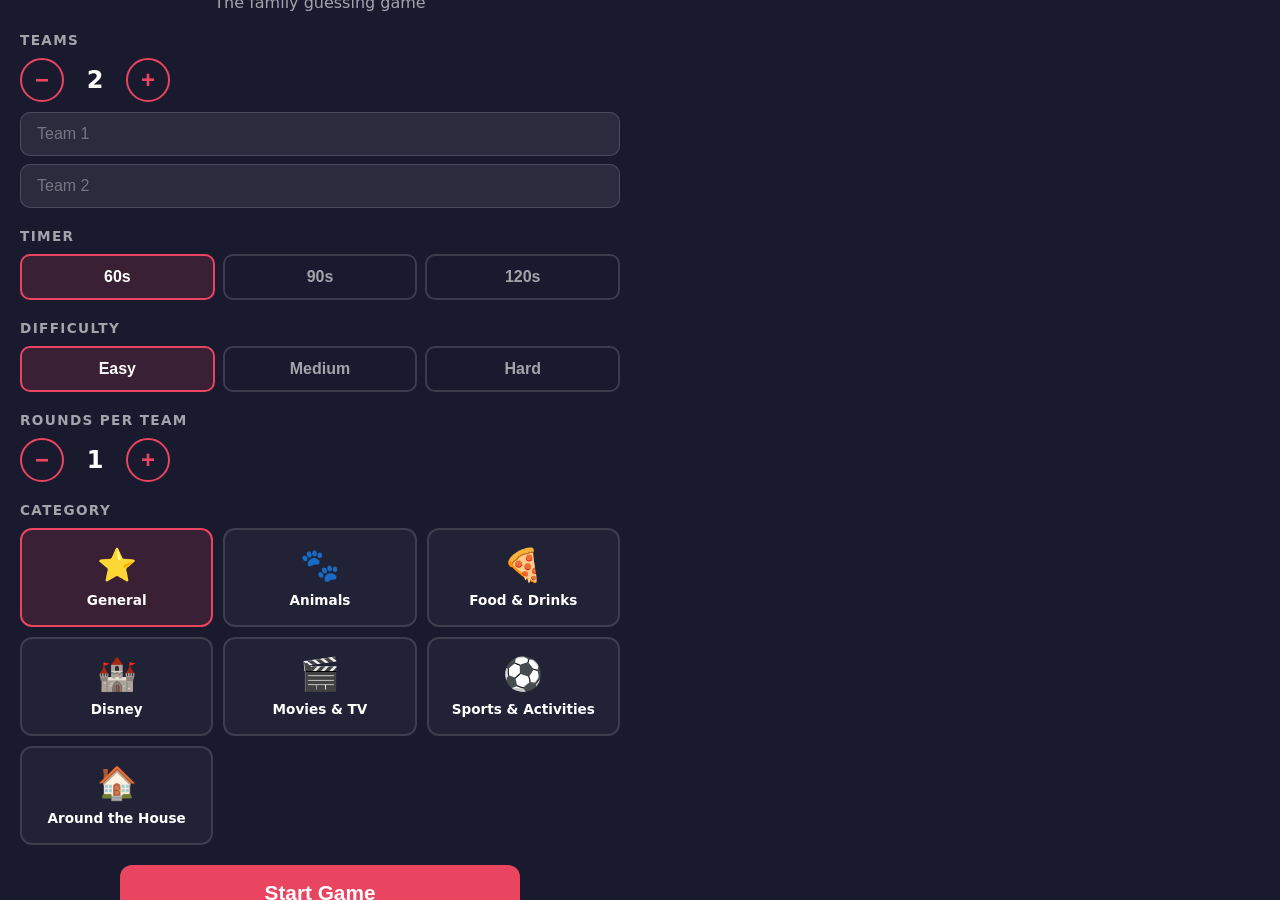
<file: index.html>
<!DOCTYPE html>
<html lang="en">
<head>
  <meta charset="UTF-8">
  <meta name="viewport" content="width=device-width, initial-scale=1.0, maximum-scale=1.0, user-scalable=no, viewport-fit=cover">
  <meta name="apple-mobile-web-app-capable" content="yes">
  <meta name="apple-mobile-web-app-status-bar-style" content="black-translucent">
  <meta name="theme-color" content="#1a1a2e">
  <link rel="manifest" href="manifest.json">
  <link rel="apple-touch-icon" href="icons/icon-192.png">
  <title>Heads Up!</title>
  <link rel="stylesheet" href="style.css">
</head>
<body>

  <!-- Rotate overlay (shown in portrait during gameplay) -->
  <div id="rotate-overlay" class="rotate-overlay">
    <div class="rotate-content">
      <div class="rotate-icon">📱</div>
      <p>Please rotate your device to landscape</p>
      <div id="rotate-buttons" class="rotate-buttons">
        <button id="rotate-back-btn" class="btn btn--secondary">Back to Menu</button>
      </div>
    </div>
  </div>

  <!-- Screen: Setup -->
  <section id="screen-setup" class="screen screen--setup active">
    <div class="setup-container">
      <h1 class="setup-title">Heads Up!</h1>
      <p class="setup-subtitle">The family guessing game</p>

      <!-- Teams -->
      <div class="setup-section">
        <label class="setup-label">Teams</label>
        <div class="stepper">
          <button id="teams-minus" class="stepper-btn" aria-label="Remove team">−</button>
          <span id="teams-count" class="stepper-value">2</span>
          <button id="teams-plus" class="stepper-btn" aria-label="Add team">+</button>
        </div>
        <div id="team-names" class="team-names">
          <input type="text" class="team-input" placeholder="Team 1" maxlength="20">
          <input type="text" class="team-input" placeholder="Team 2" maxlength="20">
        </div>
      </div>

      <!-- Timer -->
      <div class="setup-section">
        <label class="setup-label">Timer</label>
        <div class="toggle-group" id="timer-group">
          <button class="toggle-btn active" data-value="60">60s</button>
          <button class="toggle-btn" data-value="90">90s</button>
          <button class="toggle-btn" data-value="120">120s</button>
        </div>
      </div>

      <!-- Difficulty -->
      <div class="setup-section">
        <label class="setup-label">Difficulty</label>
        <div class="toggle-group" id="difficulty-group">
          <button class="toggle-btn active" data-value="easy">Easy</button>
          <button class="toggle-btn" data-value="medium">Medium</button>
          <button class="toggle-btn" data-value="hard">Hard</button>
        </div>
      </div>

      <!-- Rounds per team -->
      <div class="setup-section">
        <label class="setup-label">Rounds per team</label>
        <div class="stepper">
          <button id="rounds-minus" class="stepper-btn" aria-label="Fewer rounds">−</button>
          <span id="rounds-count" class="stepper-value">1</span>
          <button id="rounds-plus" class="stepper-btn" aria-label="More rounds">+</button>
        </div>
      </div>

      <!-- Category -->
      <div class="setup-section">
        <label class="setup-label">Category</label>
        <div id="category-grid" class="category-grid"></div>
      </div>

      <button id="start-game-btn" class="btn btn--primary btn--large">Start Game</button>
      <p class="version-label">v7</p>
    </div>
  </section>

  <!-- Screen: Ready -->
  <section id="screen-ready" class="screen screen--ready">
    <div class="ready-content">
      <h2 id="ready-team-name" class="ready-team">Team 1</h2>
      <p id="ready-category" class="ready-category">Animals</p>
      <div class="ready-instruction">
        <div class="phone-icon">📱</div>
        <p>Hold the phone to your forehead<br>and press GO!</p>
      </div>
      <button id="go-btn" class="btn btn--go">GO</button>
    </div>
  </section>

  <!-- Screen: Countdown -->
  <section id="screen-countdown" class="screen screen--countdown">
    <div id="countdown-number" class="countdown-number">3</div>
  </section>

  <!-- Screen: Playing -->
  <section id="screen-playing" class="screen screen--playing">
    <div class="playing-header">
      <span id="playing-score" class="playing-info">0 correct</span>
      <span id="playing-timer" class="timer">60</span>
    </div>
    <div id="playing-word" class="word-display">ELEPHANT</div>
    <div class="playing-footer">
      <span class="tilt-hint tilt-hint--down">⬇ Tilt down if correct</span>
      <span class="tilt-hint tilt-hint--up">⬆ Tilt up to pass</span>
    </div>
    <!-- Invisible tap zones for fallback -->
    <div id="tap-pass" class="tap-zone tap-zone--pass" aria-label="Pass"></div>
    <div id="tap-correct" class="tap-zone tap-zone--correct" aria-label="Correct"></div>
  </section>

  <!-- Screen: Round Results -->
  <section id="screen-results" class="screen screen--results">
    <div class="results-container">
      <h2 id="results-title" class="results-title">Team 1</h2>
      <p id="results-score" class="results-score">5 correct!</p>
      <p class="results-hint">Tap a word to change its result</p>
      <ul id="results-list" class="results-list"></ul>
      <button id="results-continue-btn" class="btn btn--primary">Continue</button>
    </div>
  </section>

  <!-- Screen: Scoreboard -->
  <section id="screen-scoreboard" class="screen screen--scoreboard">
    <div class="scoreboard-container">
      <h2 class="scoreboard-title">Scoreboard</h2>
      <div id="scoreboard-table" class="scoreboard-table"></div>
      <button id="scoreboard-next-btn" class="btn btn--primary btn--large"></button>
    </div>
  </section>

  <!-- Screen: Game Over -->
  <section id="screen-gameover" class="screen screen--gameover">
    <div class="gameover-container">
      <div id="confetti" class="confetti"></div>
      <h2 id="gameover-winner" class="gameover-winner">Team 1 Wins!</h2>
      <div id="gameover-scores" class="gameover-scores"></div>
      <div class="gameover-buttons">
        <button id="play-again-btn" class="btn btn--primary">Play Again</button>
        <button id="new-game-btn" class="btn btn--secondary">New Game</button>
      </div>
    </div>
  </section>

  <script src="words.js"></script>
  <script src="audio.js"></script>
  <script src="tilt.js"></script>
  <script src="app.js"></script>
</body>
</html>
</file>
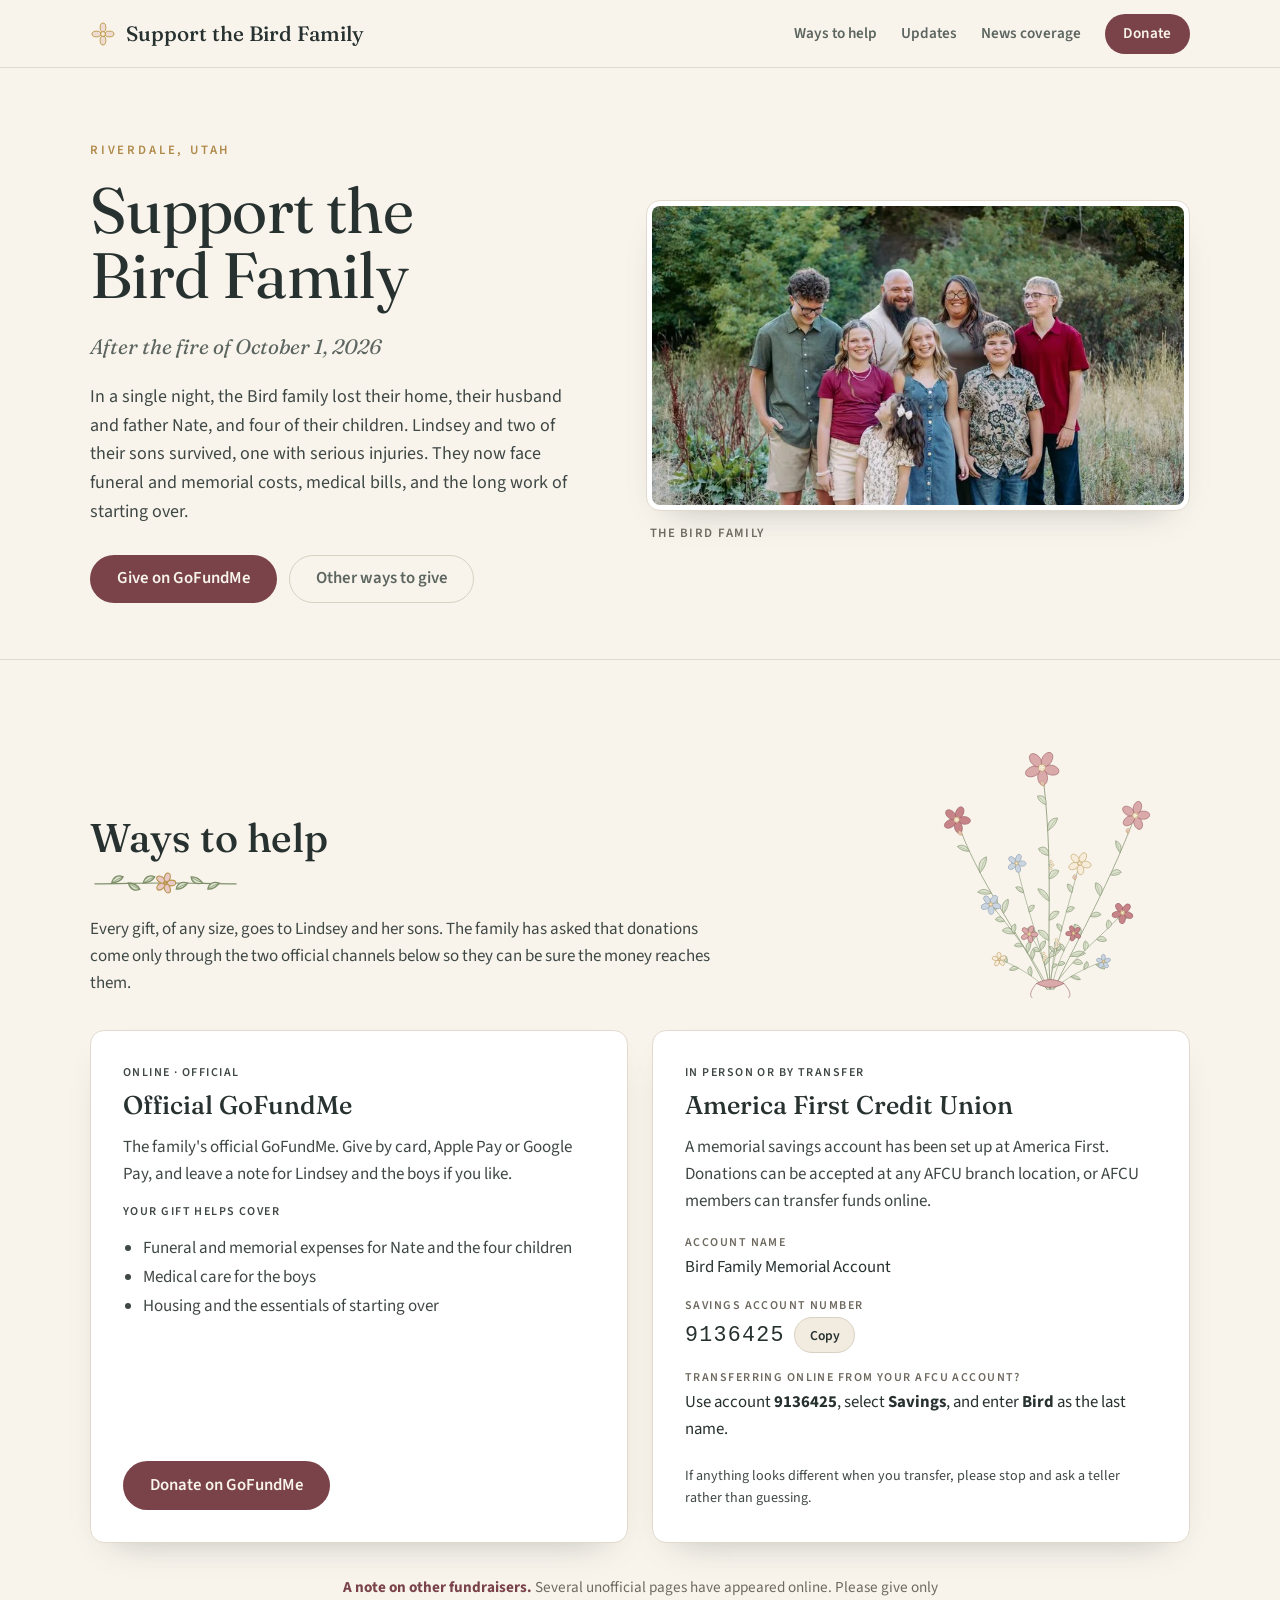
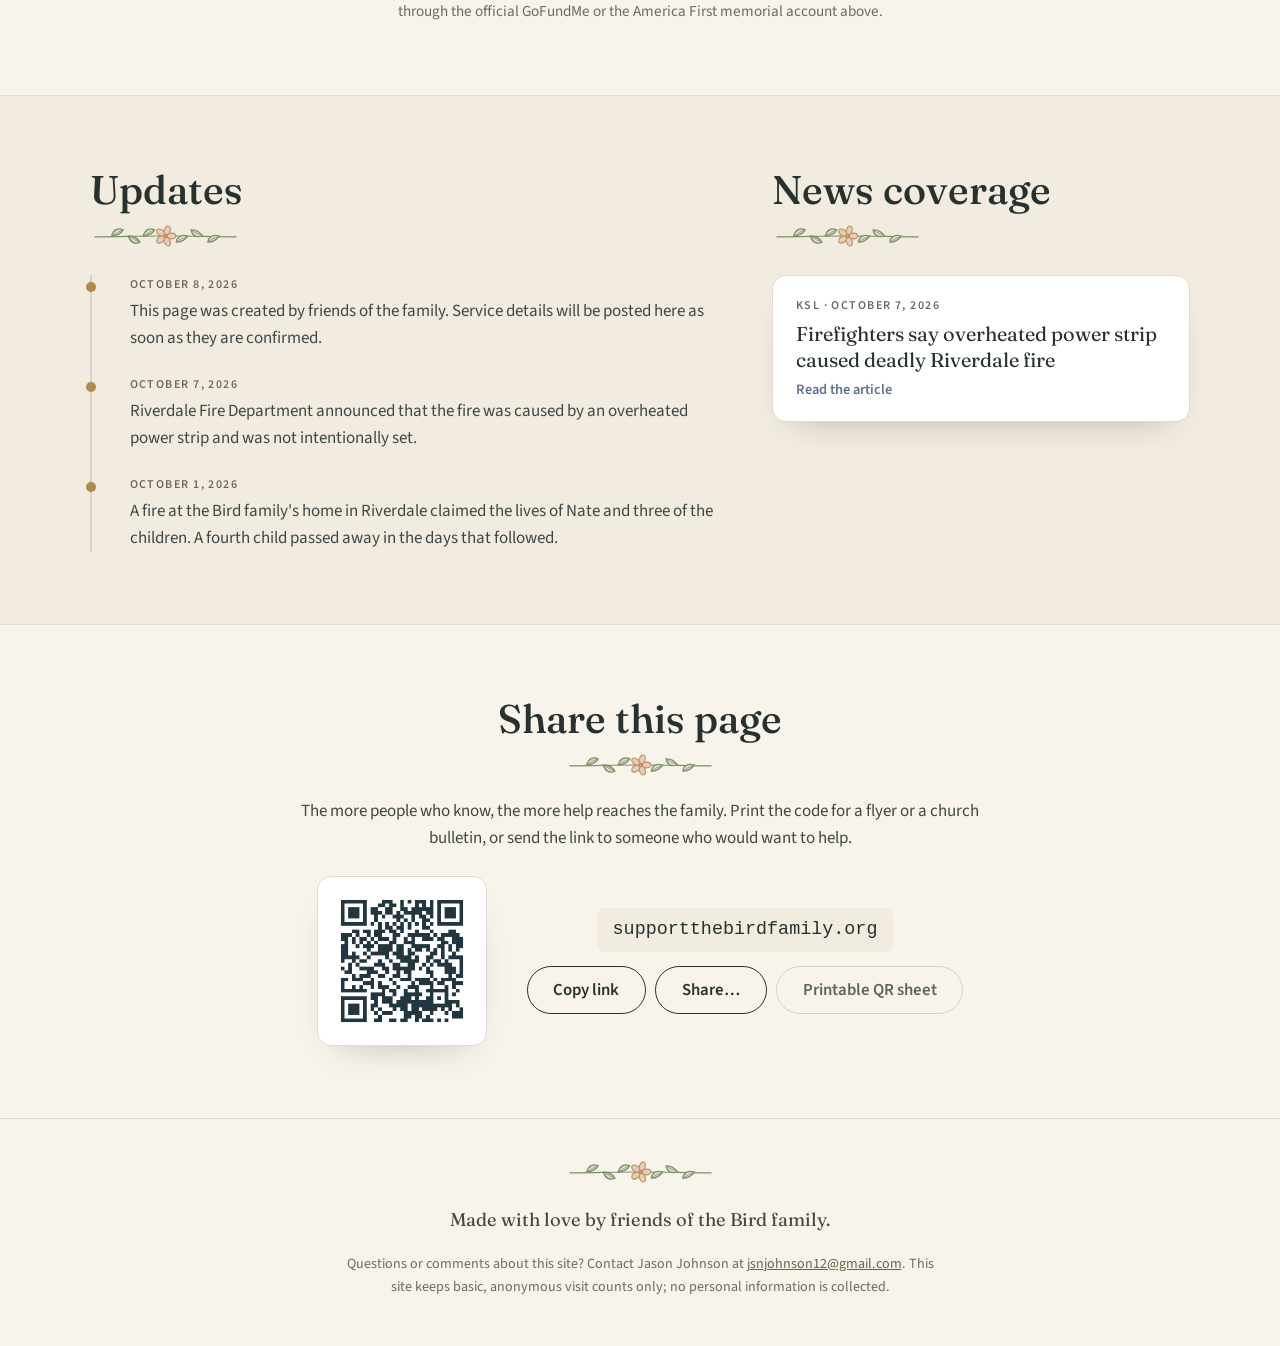
<file: bird-family/index.html>
<!DOCTYPE html>
<html lang="en">
<head>
  <meta charset="UTF-8">
  <meta name="viewport" content="width=device-width, initial-scale=1.0">
  <title>Support the Bird Family · Riverdale, Utah</title>
  <meta name="description" content="On October 1, 2026, the Bird family of Riverdale, Utah lost their home, Nate, and four of their children in a house fire. Help Lindsey and her sons rebuild.">
  <meta name="theme-color" content="#27312f">

  <!-- Social sharing preview (Facebook, iMessage, etc.) -->
  <meta property="og:type" content="website">
  <meta property="og:title" content="Support the Bird Family">
  <meta property="og:description" content="The Bird family of Riverdale lost their home, Nate, and four of their children in a fire. Help Lindsey and her sons rebuild.">
  <meta property="og:url" content="https://supportthebirdfamily.org/">
  <meta property="og:image" content="https://supportthebirdfamily.org/assets/og-image.jpg">
  <meta name="twitter:card" content="summary_large_image">

  <link rel="icon" href="assets/favicon.svg" type="image/svg+xml">
  <link rel="preconnect" href="https://fonts.googleapis.com">
  <link rel="preconnect" href="https://fonts.gstatic.com" crossorigin>
  <link href="https://fonts.googleapis.com/css2?family=Fraunces:ital,opsz,wght@0,9..144,400;0,9..144,500;1,9..144,400&family=Source+Sans+3:wght@400;600&display=swap" rel="stylesheet">
  <link rel="stylesheet" href="style.css?v=202610090032">

  <script src="config.js?v=202610090032"></script>
  <script src="app.js?v=202610090032" defer></script>
</head>
<body>

  <a class="skip-link" href="#help">Skip to content</a>

  <header class="site-header">
    <div class="container header-inner">
      <a class="brand" href="#top">
        <img src="assets/favicon.svg" alt="" width="26" height="26">
        <span>Support the Bird Family</span>
      </a>
      <nav class="site-nav" aria-label="Sections">
        <a href="#help">Ways to help</a>
        <a href="#updates">Updates</a>
        <a href="#news">News coverage</a>
      </nav>
      <a class="btn btn-primary btn-small nav-donate" href="https://www.gofundme.com/f/help-the-bird-family-after-devastating-fire" target="_blank" rel="noopener" data-track="gofundme_click" data-location="nav">Donate</a>
    </div>
  </header>

  <main id="top">

    <!-- ================================================================
         HERO
         ================================================================ -->
    <section class="hero">
      <div class="container hero-grid">
        <div class="hero-copy">
          <p class="eyebrow">Riverdale, Utah</p>
          <h1>Support the Bird&nbsp;Family</h1>
          <p class="hero-dates">After the fire of October 1, 2026</p>
          <!-- EDIT: Hero introduction. -->
          <p class="hero-lede">
            In a single night, the Bird family lost their home, their husband and
            father Nate, and four of their children. Lindsey and two of their
            sons survived, one with serious injuries. They now face funeral and
            memorial costs, medical bills, and the long work of starting over.
          </p>
          <div class="hero-actions">
            <a class="btn btn-primary" href="https://www.gofundme.com/f/help-the-bird-family-after-devastating-fire" target="_blank" rel="noopener" data-track="gofundme_click" data-location="hero">Give on GoFundMe</a>
            <a class="btn btn-ghost" href="#help">Other ways to give</a>
          </div>
        </div>
        <figure class="hero-photo">
          <!-- EDIT: Replace assets/family.jpg with another photo if you'd like; landscape works best. -->
          <img src="assets/family.jpg" alt="The Bird family standing together outdoors in late summer" width="720" height="405">
          <figcaption>The Bird family</figcaption>
        </figure>
      </div>
    </section>

    <!-- ================================================================
         WAYS TO HELP
         ================================================================ -->
    <section id="help" class="section">
      <div class="container">
        <div class="help-head">
          <div>
            <h2>Ways to help</h2>
            <p class="section-intro">
              Every gift, of any size, goes to Lindsey and her sons. The family has
              asked that donations come only through the two official channels
              below so they can be sure the money reaches them.
            </p>
          </div>
          <img class="help-bouquet" src="assets/floral-bouquet.svg" alt="" width="560" height="620" aria-hidden="true">
        </div>

        <div class="help-grid">

          <!-- GoFundMe -->
          <article class="help-card">
            <p class="label">Online &middot; Official</p>
            <h3>Official GoFundMe</h3>
            <p>
              The family's official GoFundMe. Give by card, Apple Pay or Google
              Pay, and leave a note for Lindsey and the boys if you like.
            </p>
            <p class="label">Your gift helps cover</p>
            <ul class="covers">
              <li>Funeral and memorial expenses for Nate and the four children</li>
              <li>Medical care for the boys</li>
              <li>Housing and the essentials of starting over</li>
            </ul>
            <div class="card-action">
              <a class="btn btn-primary" href="https://www.gofundme.com/f/help-the-bird-family-after-devastating-fire" target="_blank" rel="noopener" data-track="gofundme_click" data-location="help">Donate on GoFundMe</a>
            </div>
          </article>

          <!-- America First Credit Union -->
          <article class="help-card">
            <p class="label">In person or by transfer</p>
            <h3>America First Credit Union</h3>
            <p>
              A memorial savings account has been set up at America First.
              Donations can be accepted at any AFCU branch location, or AFCU
              members can transfer funds online.
            </p>
            <dl class="account">
              <div>
                <dt class="label">Account name</dt>
                <dd>Bird Family Memorial Account</dd>
              </div>
              <div>
                <dt class="label">Savings account number</dt>
                <dd class="account-number">
                  <span id="afcu-number">9136425</span>
                  <button class="copy-btn" type="button" data-copy="9136425" data-track="afcu_copy" aria-label="Copy account number">Copy</button>
                </dd>
              </div>
              <div>
                <dt class="label">Transferring online from your AFCU account?</dt>
                <dd>Use account <strong>9136425</strong>, select <strong>Savings</strong>, and enter <strong>Bird</strong> as the last name.</dd>
              </div>
            </dl>
            <p class="fine-print card-foot">
              If anything looks different when you transfer, please stop and ask a
              teller rather than guessing.
            </p>
          </article>

        </div>

        <p class="fraud-note">
          <strong>A note on other fundraisers.</strong> Several unofficial pages
          have appeared online. Please give only through the official GoFundMe or
          the America First memorial account above.
        </p>
      </div>
    </section>

    <!-- ================================================================
         UPDATES + NEWS
         ================================================================ -->
    <section class="section section-alt">
      <div class="container band">

        <div id="updates" class="band-col">
          <h2>Updates</h2>
          <!-- EDIT: Add funeral / memorial service details, meal trains, or anything
               else the family wants shared. Newest items first. -->
          <ul class="timeline">
            <li>
              <time datetime="2026-10-08">October 8, 2026</time>
              <p>This page was created by friends of the family. Service details will be posted here as soon as they are confirmed.</p>
            </li>
            <li>
              <time datetime="2026-10-07">October 7, 2026</time>
              <p>Riverdale Fire Department announced that the fire was caused by an overheated power strip and was not intentionally set.</p>
            </li>
            <li>
              <time datetime="2026-10-01">October 1, 2026</time>
              <p>A fire at the Bird family's home in Riverdale claimed the lives of Nate and three of the children. A fourth child passed away in the days that followed.</p>
            </li>
          </ul>
        </div>

        <div id="news" class="band-col">
          <h2>News coverage</h2>
          <!-- EDIT: Add more articles here as they are published. Copy one <a class="news-card"> block per article. -->
          <div class="news-cards">
            <a class="news-card" href="https://www.ksl.com/article/51633220/firefighters-say-overheated-power-strip-caused-deadly-riverdale-fire" target="_blank" rel="noopener" data-track="article_click">
              <span class="label">KSL &middot; October 7, 2026</span>
              <span class="news-title">Firefighters say overheated power strip caused deadly Riverdale fire</span>
              <span class="news-more">Read the article</span>
            </a>
          </div>
        </div>

      </div>
    </section>

    <!-- ================================================================
         SHARE
         ================================================================ -->
    <section id="share" class="section">
      <div class="container narrow share-inner">
        <h2>Share this page</h2>
        <p>
          The more people who know, the more help reaches the family. Print the
          code for a flyer or a church bulletin, or send the link to someone who
          would want to help.
        </p>
        <div class="share-row">
          <img class="site-qr" src="assets/site-qr.png" alt="QR code linking to supportthebirdfamily.org" width="200" height="200" loading="lazy">
          <div class="share-actions">
            <code class="share-url" id="share-url">supportthebirdfamily.org</code>
            <div class="share-buttons">
              <button class="btn btn-secondary" type="button" id="copy-link-btn" data-track="share_copy">Copy link</button>
              <button class="btn btn-secondary" type="button" id="native-share-btn" data-track="share_native" hidden>Share&hellip;</button>
              <a class="btn btn-ghost" href="qr/print.html" data-track="qr_print">Printable QR sheet</a>
            </div>
          </div>
        </div>
      </div>
    </section>

  </main>

  <footer class="site-footer">
    <div class="container">
      <p>Made with love by friends of the Bird family.</p>
      <!-- EDIT: Site contact. -->
      <p class="fine-print">
        Questions or comments about this site? Contact Jason Johnson at
        <a href="mailto:jsnjohnson12@gmail.com">jsnjohnson12@gmail.com</a>.
        This site keeps basic, anonymous visit counts only; no personal information is collected.
      </p>
    </div>
  </footer>

</body>
</html>
</file>
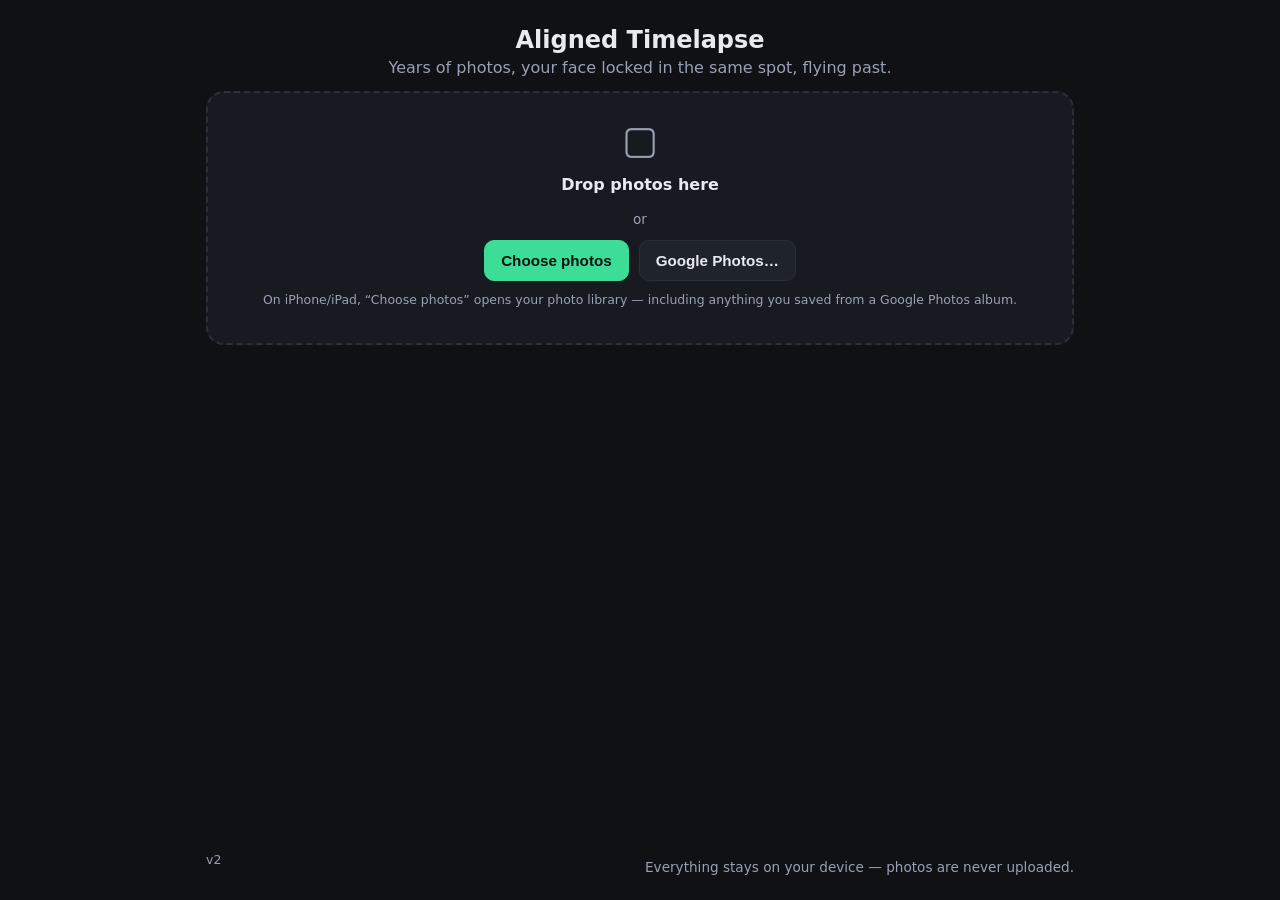
<file: timelapse/index.html>
<!DOCTYPE html>
<html lang="en">
<head>
  <meta charset="UTF-8">
  <meta name="viewport" content="width=device-width, initial-scale=1.0, viewport-fit=cover, user-scalable=no">
  <title>Aligned Timelapse</title>
  <meta name="description" content="Turn years of photos into a timelapse with your face locked in place">
  <meta name="theme-color" content="#0f1115">
  <meta name="apple-mobile-web-app-capable" content="yes">
  <meta name="mobile-web-app-capable" content="yes">
  <meta name="apple-mobile-web-app-status-bar-style" content="black-translucent">
  <meta name="apple-mobile-web-app-title" content="Timelapse">
  <link rel="manifest" href="manifest.json">
  <link rel="apple-touch-icon" href="icons/icon-192.png">
  <link rel="icon" href="icons/icon-192.png">
  <link rel="stylesheet" href="style.css">
</head>
<body>

  <!-- ============ Import ============ -->
  <div id="import-view" class="view">
    <header class="app-header">
      <h1>Aligned Timelapse</h1>
      <p class="tagline">Years of photos, your face locked in the same spot, flying past.</p>
    </header>

    <div id="dropzone" class="dropzone">
      <div class="drop-icon">&#9634;</div>
      <p><strong>Drop photos here</strong></p>
      <p class="hint">or</p>
      <div class="drop-actions">
        <button id="choose-btn" class="btn btn-primary">Choose photos</button>
        <button id="gphotos-btn" class="btn">Google Photos&hellip;</button>
      </div>
      <input type="file" id="file-input" accept="image/*" multiple hidden>
      <p class="hint small">On iPhone/iPad, &ldquo;Choose photos&rdquo; opens your photo library &mdash;
        including anything you saved from a Google Photos album.</p>
    </div>

    <!-- Google Photos needs your own OAuth client ID; see the README. -->
    <div id="gphotos-panel" class="panel hidden">
      <h2>Import from Google Photos</h2>
      <p class="hint">Google requires each app to use its own credentials, so this
        one uses yours. Create an OAuth <strong>Web application</strong> client ID with
        the Photos Picker API enabled and this page&rsquo;s origin
        (<code id="origin-label"></code>) as an authorized JavaScript origin, then paste
        it here. It is stored only in this browser.
        <a href="README.md#google-photos-setup" target="_blank" rel="noopener">Setup steps</a></p>
      <label class="field">
        <span>OAuth client ID</span>
        <input type="text" id="client-id" placeholder="1234567890-abc.apps.googleusercontent.com"
          autocomplete="off" autocapitalize="off" spellcheck="false">
      </label>
      <div class="row">
        <button id="gphotos-start" class="btn btn-primary">Pick photos</button>
        <button id="gphotos-close" class="btn">Cancel</button>
      </div>
      <p id="gphotos-status" class="status"></p>
    </div>

    <p id="import-status" class="status"></p>

    <footer class="app-footer">
      <span id="version-label">v1</span>
      <span class="hint">Everything stays on your device &mdash; photos are never uploaded.</span>
    </footer>
  </div>

  <!-- ============ Studio ============ -->
  <div id="studio-view" class="view hidden">
    <div class="stage">
      <canvas id="stage-canvas"></canvas>
      <div id="stage-caption" class="stage-caption"></div>
      <div id="stage-badge" class="stage-badge hidden"></div>
    </div>

    <div class="transport">
      <button id="play-btn" class="btn btn-round" aria-label="Play">&#9654;</button>
      <input type="range" id="scrub" min="0" max="0" step="1" value="0" aria-label="Scrub">
      <span id="time-label" class="time-label">0 / 0</span>
    </div>

    <nav class="tabs">
      <button class="tab active" data-tab="framing">Framing</button>
      <button class="tab" data-tab="timing">Timing</button>
      <button class="tab" data-tab="output">Output</button>
      <button class="tab" data-tab="photos">Photos</button>
    </nav>

    <section class="panel tab-panel" data-panel="framing">
      <label class="field">
        <span>Zoom <output id="out-zoom"></output></span>
        <input type="range" id="ctl-zoom" min="0" max="100" step="1">
      </label>
      <p class="hint">At the left the whole of every photo stays in shot &mdash;
        body, room and all &mdash; with the face locked in place. Around 60 the
        photos fill the frame; past that it crops in toward a portrait.</p>
      <label class="field">
        <span>Move up / down <output id="out-nudge"></output></span>
        <input type="range" id="ctl-nudge" min="-15" max="15" step="1">
      </label>
      <label class="field">
        <span>Stabilize <output id="out-stab"></output></span>
        <input type="range" id="ctl-stab" min="0" max="100" step="5">
      </label>
      <p class="hint">Stabilize smooths out detector jitter by letting each photo
        drift a little toward its neighbours &mdash; at most 2% of the frame
        width, so faces stay put.</p>
      <label class="check"><input type="checkbox" id="ctl-level"> Level the eyes (rotate photos)</label>
      <label class="field">
        <span>Background</span>
        <select id="ctl-background">
          <option value="blur">Blurred photo</option>
          <option value="black">Black</option>
          <option value="white">White</option>
        </select>
      </label>
    </section>

    <section class="panel tab-panel hidden" data-panel="timing">
      <label class="field">
        <span>Photos per second <output id="out-fps"></output></span>
        <input type="range" id="ctl-fps" min="1" max="24" step="1">
      </label>
      <label class="field">
        <span>Crossfade <output id="out-xfade"></output></span>
        <input type="range" id="ctl-xfade" min="0" max="100" step="5">
      </label>
      <label class="field">
        <span>Hold first photo <output id="out-hold-first"></output></span>
        <input type="range" id="ctl-hold-first" min="0" max="3000" step="100">
      </label>
      <label class="field">
        <span>Hold last photo <output id="out-hold-last"></output></span>
        <input type="range" id="ctl-hold-last" min="0" max="3000" step="100">
      </label>
      <label class="check"><input type="checkbox" id="ctl-loop"> Loop playback</label>
      <p id="duration-label" class="hint"></p>
    </section>

    <section class="panel tab-panel hidden" data-panel="output">
      <label class="field">
        <span>Shape</span>
        <select id="ctl-aspect">
          <option value="auto">Match my photos</option>
          <option value="4:5">Portrait 4:5</option>
          <option value="9:16">Tall 9:16</option>
          <option value="1:1">Square</option>
          <option value="3:2">Landscape 3:2</option>
          <option value="16:9">Wide 16:9</option>
        </select>
      </label>
      <label class="field">
        <span>Size</span>
        <select id="ctl-quality">
          <option value="720">720p</option>
          <option value="1080">1080p</option>
          <option value="1440">1440p</option>
        </select>
      </label>
      <div class="row">
        <button id="export-video" class="btn btn-primary">Export video</button>
        <button id="export-frames" class="btn">Export frames (.zip)</button>
      </div>
      <p id="export-status" class="status"></p>
      <p class="hint">Export plays the timelapse through once while recording, so it
        takes about as long as the video itself. Keep this tab in front.</p>
    </section>

    <section class="panel tab-panel hidden" data-panel="photos">
      <div class="row">
        <button id="add-more" class="btn">Add photos</button>
        <button id="redetect" class="btn">Re-detect faces</button>
        <button id="clear-all" class="btn btn-danger">Remove all</button>
      </div>
      <p id="photos-summary" class="hint"></p>
      <div id="filmstrip" class="filmstrip"></div>
    </section>

    <div id="build-progress" class="build-progress hidden">
      <div class="bar"><div id="build-bar" class="bar-fill"></div></div>
      <span id="build-label"></span>
      <button id="build-cancel" class="btn btn-small">Stop</button>
    </div>
  </div>

  <!-- ============ Anchor editor ============ -->
  <div id="editor-view" class="view hidden">
    <header class="editor-header">
      <button id="editor-back" class="btn btn-small">&#8592; Back</button>
      <span id="editor-title"></span>
    </header>
    <p class="hint editor-hint">Drag the two markers onto the eyes &mdash; left eye first.
      Tap anywhere to move the nearest one.</p>
    <div class="editor-stage">
      <canvas id="editor-canvas"></canvas>
      <canvas id="loupe" class="loupe hidden" width="140" height="140"></canvas>
    </div>
    <div class="row editor-actions">
      <button id="editor-next-face" class="btn btn-small">Next face</button>
      <button id="editor-auto" class="btn btn-small">Auto-detect</button>
      <button id="editor-skip" class="btn btn-small btn-danger">Skip photo</button>
      <button id="editor-done" class="btn btn-primary btn-small">Done</button>
    </div>
  </div>

  <div id="toast" class="toast hidden"></div>

  <script src="align.js"></script>
  <script src="zip.js"></script>
  <script src="photos.js"></script>
  <script type="module" src="app.js"></script>
</body>
</html>
</file>
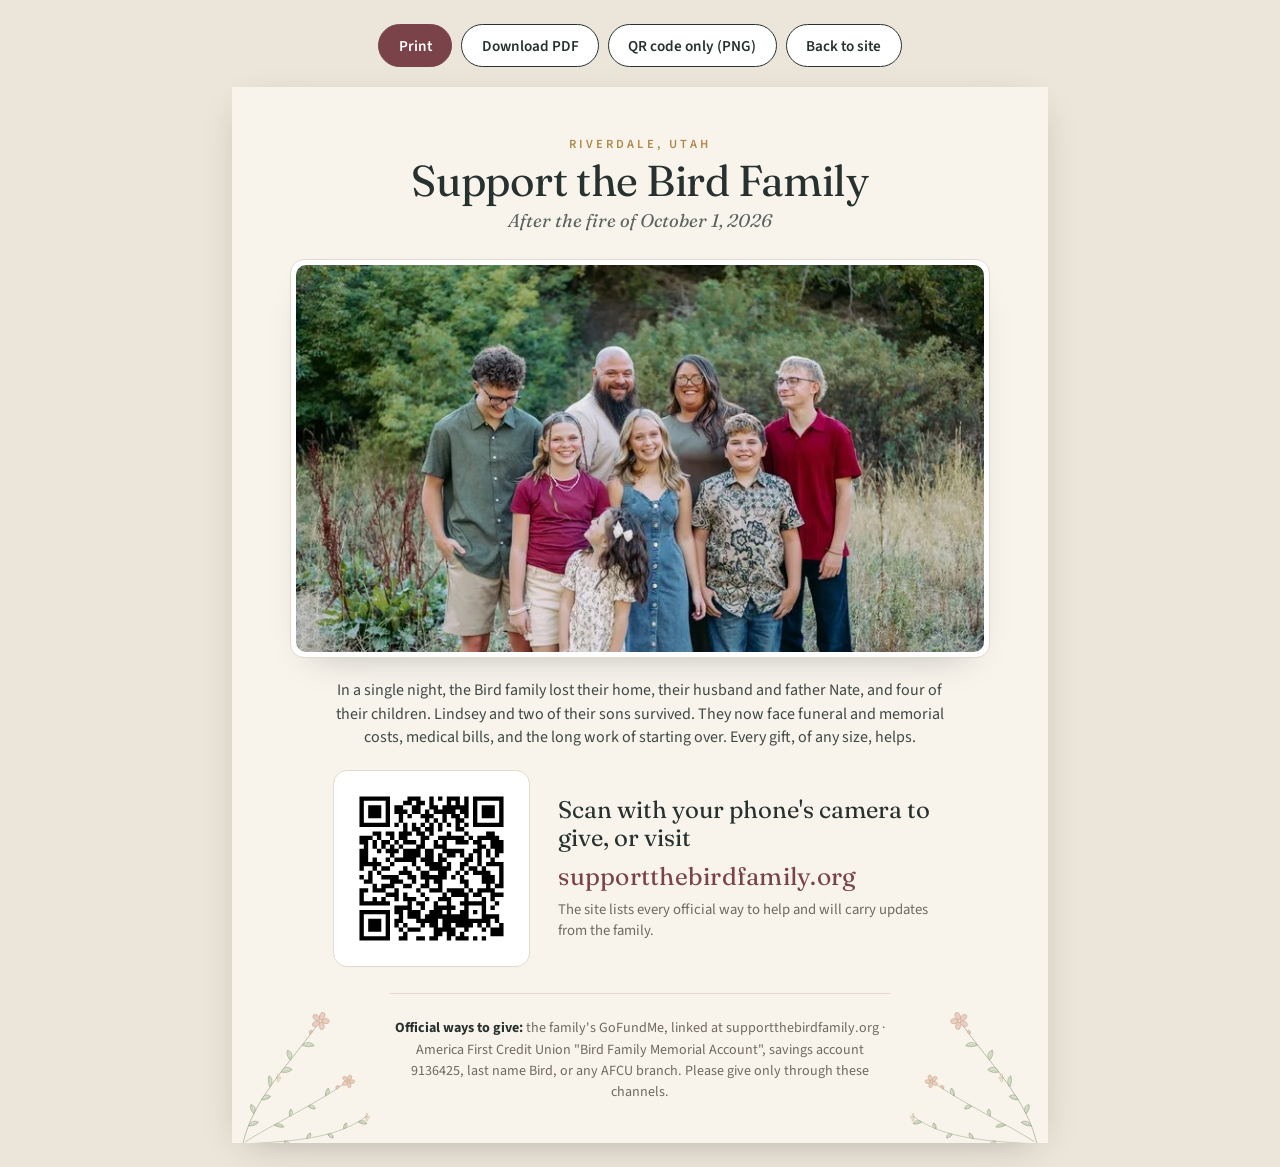
<file: bird-family/qr/print.html>
<!DOCTYPE html>
<html lang="en">
<head>
  <meta charset="UTF-8">
  <meta name="viewport" content="width=device-width, initial-scale=1.0">
  <title>Support the Bird Family · Printable flyer</title>
  <link rel="icon" href="../assets/favicon.svg" type="image/svg+xml">
  <link rel="preconnect" href="https://fonts.googleapis.com">
  <link rel="preconnect" href="https://fonts.gstatic.com" crossorigin>
  <link href="https://fonts.googleapis.com/css2?family=Fraunces:ital,opsz,wght@0,9..144,400;0,9..144,500;1,9..144,400&family=Source+Sans+3:wght@400;600&display=swap" rel="stylesheet">
  <style>
    :root {
      --paper: #f8f4ec; --ink: #27312f; --ink-soft: #3f4845; --ink-muted: #5c655f; --ink-faint: #6f6a60;
      --line: #e2dacc; --wine: #7a4349; --gold: #b08a4a;
    }
    * { box-sizing: border-box; }
    body {
      margin: 0; font-family: "Source Sans 3", "Segoe UI", Arial, sans-serif; color: var(--ink);
      background: #ece6da; display: flex; flex-direction: column; align-items: center; padding: 1.5rem 1rem;
    }
    .toolbar { margin-bottom: 1.25rem; display: flex; gap: 0.6rem; flex-wrap: wrap; justify-content: center; }
    .toolbar a, .toolbar button {
      font: 600 0.95rem "Source Sans 3", Arial, sans-serif; padding: 0.6rem 1.2rem; border-radius: 999px;
      border: 1.5px solid var(--ink); background: #fff; color: var(--ink); text-decoration: none; cursor: pointer;
    }
    .toolbar button.primary { background: var(--wine); border-color: var(--wine); color: #fff; }

    .sheet {
      position: relative; overflow: hidden;
      width: 8.5in; height: 11in; background: var(--paper); padding: 0.5in 0.6in 0.42in;
      display: flex; flex-direction: column; align-items: center; text-align: center;
      box-shadow: 0 10px 40px -16px rgba(0,0,0,0.3);
    }
    .sheet::before, .sheet::after {
      content: ""; position: absolute; bottom: -0.05in; width: 1.55in; aspect-ratio: 1;
      background: url("../assets/floral-sprig.svg") no-repeat bottom left / contain; opacity: 0.9; pointer-events: none;
    }
    .sheet::before { left: 0; }
    .sheet::after { right: 0; transform: scaleX(-1); }
    .sheet > * { position: relative; z-index: 1; }

    .eyebrow { font-size: 0.78rem; letter-spacing: 0.25em; text-transform: uppercase; color: var(--gold); font-weight: 600; margin: 0 0 0.3rem; }
    h1 { font-family: Fraunces, Georgia, serif; font-weight: 400; font-size: 2.7rem; color: var(--ink); margin: 0; line-height: 1.05; letter-spacing: -0.01em; }
    .sub { font-family: Fraunces, Georgia, serif; font-style: italic; font-size: 1.15rem; color: var(--ink-muted); margin: 0.35rem 0 0; }

    .photo {
      width: 100%; margin: 0.28in 0 0; border-radius: 14px; background: #fff; padding: 5px; border: 1px solid var(--line);
      box-shadow: 0 16px 36px -24px rgba(39,49,47,0.4);
    }
    .photo img { display: block; width: 100%; height: auto; border-radius: 10px; }

    .story { margin: 0.22in 0 0; max-width: 6.4in; font-size: 1rem; line-height: 1.45; color: var(--ink-soft); }

    .scan {
      margin: 0.22in 0 0; display: grid; grid-template-columns: auto 1fr; gap: 0.3in; align-items: center;
      width: 100%; max-width: 6.4in; text-align: left;
    }
    .qr { width: 2.05in; height: 2.05in; background: #fff; border: 1px solid var(--line); border-radius: 14px; padding: 8px; }
    .scan-text { display: flex; flex-direction: column; gap: 0.5rem; }
    .scan-text .lead { font-family: Fraunces, Georgia, serif; font-size: 1.5rem; line-height: 1.2; color: var(--ink); margin: 0; }
    .url { font-family: Fraunces, Georgia, serif; font-size: 1.55rem; color: var(--wine); margin: 0; letter-spacing: 0.01em; }
    .hint { color: var(--ink-faint); font-size: 0.92rem; margin: 0; }

    .ways {
      margin: auto 0 0; padding-top: 0.25in; width: 100%; max-width: 5.2in;
      font-size: 0.88rem; line-height: 1.5; color: var(--ink-faint); border-top: 1px solid var(--line);
    }
    .ways strong { color: var(--ink); }

    @page { size: letter; margin: 0; }
    @media print {
      body { background: #fff; padding: 0; }
      .toolbar { display: none; }
      .sheet { box-shadow: none; }
    }
  </style>
</head>
<body>
  <div class="toolbar">
    <button class="primary" onclick="window.print()">Print</button>
    <a href="supportthebirdfamily-flyer.pdf" download>Download PDF</a>
    <a href="supportthebirdfamily-qr.png" download>QR code only (PNG)</a>
    <a href="../index.html">Back to site</a>
  </div>

  <div class="sheet">
    <p class="eyebrow">Riverdale, Utah</p>
    <h1>Support the Bird Family</h1>
    <p class="sub">After the fire of October 1, 2026</p>

    <div class="photo">
      <img src="../assets/family.jpg" alt="The Bird family standing together outdoors in late summer">
    </div>

    <p class="story">
      In a single night, the Bird family lost their home, their husband and father
      Nate, and four of their children. Lindsey and two of their sons survived.
      They now face funeral and memorial costs, medical bills, and the long work of
      starting over. Every gift, of any size, helps.
    </p>

    <div class="scan">
      <img class="qr" src="supportthebirdfamily-qr.svg" alt="QR code linking to supportthebirdfamily.org">
      <div class="scan-text">
        <p class="lead">Scan with your phone's camera to give, or visit</p>
        <p class="url">supportthebirdfamily.org</p>
        <p class="hint">The site lists every official way to help and will carry updates from the family.</p>
      </div>
    </div>

    <p class="ways">
      <strong>Official ways to give:</strong> the family's GoFundMe, linked at supportthebirdfamily.org
      &middot; America First Credit Union "Bird Family Memorial Account", savings account 9136425,
      last name Bird, or any AFCU branch. Please give only through these channels.
    </p>
  </div>
</body>
</html>
</file>
<file: style.css>
/* ========================================
   Heads Up! Party Game - Styles
   ======================================== */

*, *::before, *::after {
  box-sizing: border-box;
  margin: 0;
  padding: 0;
}

html, body {
  height: 100%;
  width: 100%;
  overflow: hidden;
  font-family: -apple-system, BlinkMacSystemFont, 'Segoe UI', system-ui, sans-serif;
  background: #1a1a2e;
  color: #ffffff;
  overscroll-behavior: none;
  -webkit-user-select: none;
  user-select: none;
  -webkit-tap-highlight-color: transparent;
}

/* ========================================
   Screens (shared)
   ======================================== */

.screen {
  display: none;
  position: fixed;
  top: 0; left: 0;
  width: 100%; height: 100%;
  flex-direction: column;
  align-items: center;
  justify-content: center;
  padding: env(safe-area-inset-top, 0) env(safe-area-inset-right, 0)
           env(safe-area-inset-bottom, 0) env(safe-area-inset-left, 0);
}

.screen.active {
  display: flex;
}

/* ========================================
   Buttons
   ======================================== */

.btn {
  border: none;
  border-radius: 12px;
  font-size: 1.1rem;
  font-weight: 700;
  cursor: pointer;
  padding: 14px 32px;
  transition: transform 0.1s, opacity 0.1s;
  -webkit-tap-highlight-color: transparent;
}

.btn:active {
  transform: scale(0.95);
  opacity: 0.9;
}

.btn--primary {
  background: #e94560;
  color: #fff;
}

.btn--secondary {
  background: transparent;
  color: #e94560;
  border: 2px solid #e94560;
}

.btn--large {
  font-size: 1.3rem;
  padding: 16px 48px;
  width: 100%;
  max-width: 400px;
}

/* ========================================
   Rotate Overlay
   ======================================== */

.rotate-overlay {
  display: none;
  position: fixed;
  top: 0; left: 0;
  width: 100%; height: 100%;
  background: #1a1a2e;
  z-index: 9999;
  align-items: center;
  justify-content: center;
  flex-direction: column;
}

.rotate-content {
  text-align: center;
}

.rotate-icon {
  font-size: 4rem;
  animation: rotate-phone 1.5s ease-in-out infinite;
  display: inline-block;
}

@keyframes rotate-phone {
  0%, 100% { transform: rotate(0deg); }
  50% { transform: rotate(90deg); }
}

.rotate-overlay p {
  font-size: 1.3rem;
  margin-top: 1rem;
  opacity: 0.8;
}

.rotate-buttons {
  margin-top: 2rem;
  display: flex;
  flex-direction: column;
  gap: 12px;
  align-items: center;
}

.rotate-paused {
  font-size: 1.1rem;
  font-weight: 700;
  color: #f39c12;
  margin-top: 1.5rem;
}

/* ========================================
   Screen: Setup
   ======================================== */

.screen--setup {
  overflow-y: auto;
  justify-content: flex-start;
  padding: 20px;
}

.setup-container {
  width: 100%;
  max-width: 500px;
  padding: 20px 0;
  display: flex;
  flex-direction: column;
  gap: 20px;
  align-items: center;
}

.setup-title {
  font-size: 2.5rem;
  font-weight: 900;
  background: linear-gradient(135deg, #e94560, #0f3460);
  -webkit-background-clip: text;
  -webkit-text-fill-color: transparent;
  background-clip: text;
}

.version-label {
  font-size: 0.7rem;
  opacity: 0.3;
  margin-top: 8px;
}

.setup-subtitle {
  font-size: 1rem;
  opacity: 0.6;
  margin-top: -12px;
}

.setup-section {
  width: 100%;
  display: flex;
  flex-direction: column;
  gap: 10px;
}

.setup-label {
  font-size: 0.85rem;
  font-weight: 600;
  text-transform: uppercase;
  letter-spacing: 0.1em;
  opacity: 0.6;
}

/* Stepper */
.stepper {
  display: flex;
  align-items: center;
  gap: 16px;
}

.stepper-btn {
  width: 44px;
  height: 44px;
  border-radius: 50%;
  border: 2px solid #e94560;
  background: transparent;
  color: #e94560;
  font-size: 1.5rem;
  font-weight: 700;
  cursor: pointer;
  display: flex;
  align-items: center;
  justify-content: center;
  -webkit-tap-highlight-color: transparent;
}

.stepper-btn:active {
  background: #e94560;
  color: #fff;
}

.stepper-value {
  font-size: 1.5rem;
  font-weight: 700;
  min-width: 30px;
  text-align: center;
}

/* Team name inputs */
.team-names {
  display: flex;
  flex-direction: column;
  gap: 8px;
}

.team-input {
  background: rgba(255,255,255,0.08);
  border: 1px solid rgba(255,255,255,0.15);
  border-radius: 10px;
  padding: 12px 16px;
  color: #fff;
  font-size: 1rem;
  outline: none;
  transition: border-color 0.2s;
}

.team-input:focus {
  border-color: #e94560;
}

.team-input::placeholder {
  color: rgba(255,255,255,0.35);
}

/* Timer toggle */
.toggle-group {
  display: flex;
  gap: 8px;
}

.toggle-btn {
  flex: 1;
  padding: 12px 0;
  border: 2px solid rgba(255,255,255,0.15);
  border-radius: 10px;
  background: transparent;
  color: rgba(255,255,255,0.6);
  font-size: 1rem;
  font-weight: 600;
  cursor: pointer;
  transition: all 0.2s;
  -webkit-tap-highlight-color: transparent;
}

.toggle-btn.active {
  border-color: #e94560;
  background: rgba(233, 69, 96, 0.15);
  color: #fff;
}

/* Category grid */
.category-grid {
  display: grid;
  grid-template-columns: 1fr 1fr;
  gap: 10px;
}

.category-card {
  padding: 16px 12px;
  border: 2px solid rgba(255,255,255,0.12);
  border-radius: 12px;
  background: rgba(255,255,255,0.04);
  cursor: pointer;
  text-align: center;
  transition: all 0.2s;
  -webkit-tap-highlight-color: transparent;
}

.category-card.selected {
  border-color: #e94560;
  background: rgba(233, 69, 96, 0.15);
}

.category-card-icon {
  font-size: 2rem;
  display: block;
  margin-bottom: 6px;
}

.category-card-name {
  font-size: 0.85rem;
  font-weight: 600;
}

/* ========================================
   Screen: Countdown
   ======================================== */

.screen--countdown {
  background: #1a1a2e;
}

.countdown-number {
  font-size: clamp(8rem, 30vw, 20rem);
  font-weight: 900;
  color: #e94560;
  animation: countdown-pop 0.5s ease-out;
}

@keyframes countdown-pop {
  0% { transform: scale(2); opacity: 0; }
  60% { transform: scale(0.95); opacity: 1; }
  100% { transform: scale(1); opacity: 1; }
}

/* ========================================
   Screen: Ready
   ======================================== */

.screen--ready {
  background: linear-gradient(135deg, #1a1a2e 0%, #16213e 100%);
}

.ready-content {
  text-align: center;
  display: flex;
  flex-direction: column;
  align-items: center;
  gap: 20px;
  padding: 20px;
}

.ready-team {
  font-size: clamp(2rem, 6vw, 3.5rem);
  font-weight: 900;
}

.ready-category {
  font-size: 1.1rem;
  opacity: 0.6;
  font-weight: 500;
}

.ready-instruction {
  opacity: 0.8;
  font-size: 1.1rem;
  line-height: 1.6;
}

.phone-icon {
  font-size: 3rem;
  animation: tilt-hint 2s ease-in-out infinite;
  display: inline-block;
  margin-bottom: 8px;
}

@keyframes tilt-hint {
  0%, 100% { transform: rotate(0deg); }
  25% { transform: rotate(-30deg); }
  75% { transform: rotate(30deg); }
}

.btn--go {
  background: #2ecc71;
  color: #fff;
  font-size: 2rem;
  font-weight: 900;
  width: 140px;
  height: 140px;
  border-radius: 50%;
  border: none;
  cursor: pointer;
  box-shadow: 0 0 40px rgba(46, 204, 113, 0.3);
  transition: transform 0.1s;
  -webkit-tap-highlight-color: transparent;
}

.btn--go:active {
  transform: scale(0.92);
}

/* ========================================
   Screen: Playing
   ======================================== */

.screen--playing {
  background: #1a1a2e;
  transition: background-color 0.15s ease;
  justify-content: space-between;
  padding: 16px 24px;
}

.screen--playing.flash-correct {
  background-color: #27ae60;
}

.screen--playing.flash-pass {
  background-color: #c0392b;
}

.playing-header {
  width: 100%;
  display: flex;
  justify-content: space-between;
  align-items: center;
}

.playing-info {
  font-size: clamp(1rem, 2.5vw, 1.5rem);
  font-weight: 600;
  opacity: 0.8;
}

.timer {
  font-size: clamp(2rem, 5vw, 3.5rem);
  font-weight: 800;
  font-variant-numeric: tabular-nums;
}

.timer.urgent {
  color: #e74c3c;
  animation: pulse 0.5s ease-in-out infinite alternate;
}

@keyframes pulse {
  from { transform: scale(1); }
  to { transform: scale(1.15); }
}

.word-display {
  font-size: clamp(2.5rem, 10vw, 7rem);
  font-weight: 900;
  text-align: center;
  text-transform: uppercase;
  letter-spacing: 0.03em;
  padding: 0 16px;
  line-height: 1.1;
  max-width: 100%;
  word-break: break-word;
}

.playing-footer {
  width: 100%;
  display: flex;
  justify-content: space-between;
  opacity: 0.4;
  font-size: 0.85rem;
}

.tilt-hint {
  font-weight: 500;
}

/* Tap zones (invisible, full height on each side) */
.tap-zone {
  position: fixed;
  top: 0;
  width: 50%;
  height: 100%;
  z-index: 10;
  cursor: pointer;
}

.tap-zone--pass {
  left: 0;
}

.tap-zone--correct {
  right: 0;
}

/* Show tap zone indicators when tilt is not available */
body.tap-mode .tap-zone--pass {
  background: linear-gradient(90deg, rgba(231, 76, 60, 0.08) 0%, transparent 100%);
}

body.tap-mode .tap-zone--correct {
  background: linear-gradient(270deg, rgba(46, 204, 113, 0.08) 0%, transparent 100%);
}

body.tap-mode .playing-footer {
  opacity: 0.7;
}

body.tap-mode .tilt-hint--down::before {
  content: "\u2190 Tap left if correct";
}

body.tap-mode .tilt-hint--up::before {
  content: "Tap right to pass \u2192";
}

body.tap-mode .tilt-hint--down {
  font-size: 0;
}

body.tap-mode .tilt-hint--up {
  font-size: 0;
}

body.tap-mode .tilt-hint--down::before,
body.tap-mode .tilt-hint--up::before {
  font-size: 0.85rem;
}

/* ========================================
   Screen: Round Results
   ======================================== */

.screen--results {
  background: linear-gradient(135deg, #1a1a2e 0%, #16213e 100%);
  overflow-y: auto;
}

.results-container {
  width: 100%;
  max-width: 600px;
  padding: 24px;
  display: flex;
  flex-direction: column;
  align-items: center;
  gap: 12px;
  max-height: 100%;
  overflow-y: auto;
}

.results-title {
  font-size: 1.8rem;
  font-weight: 800;
}

.results-score {
  font-size: 1.3rem;
  color: #2ecc71;
  font-weight: 700;
}

.results-hint {
  font-size: 0.8rem;
  opacity: 0.4;
}

.results-list {
  list-style: none;
  width: 100%;
  display: flex;
  flex-direction: column;
  gap: 6px;
}

.results-item {
  display: flex;
  align-items: center;
  gap: 12px;
  padding: 12px 16px;
  background: rgba(255,255,255,0.06);
  border-radius: 10px;
  cursor: pointer;
  transition: background 0.15s;
}

.results-item:active {
  background: rgba(255,255,255,0.12);
}

.results-icon {
  font-size: 1.3rem;
  width: 28px;
  text-align: center;
  flex-shrink: 0;
}

.results-word {
  font-size: 1.1rem;
  font-weight: 600;
  flex: 1;
}

.results-item.correct .results-icon::before {
  content: "\u2705";
}

.results-item.pass .results-icon::before {
  content: "\u274c";
}

.results-item.pass .results-word {
  opacity: 0.5;
}

/* ========================================
   Screen: Scoreboard
   ======================================== */

.screen--scoreboard {
  background: linear-gradient(135deg, #1a1a2e 0%, #16213e 100%);
}

.scoreboard-container {
  width: 100%;
  max-width: 600px;
  padding: 24px;
  display: flex;
  flex-direction: column;
  align-items: center;
  gap: 20px;
}

.scoreboard-title {
  font-size: 1.8rem;
  font-weight: 800;
}

.scoreboard-table {
  width: 100%;
  display: flex;
  flex-direction: column;
  gap: 8px;
}

.scoreboard-row {
  display: flex;
  align-items: center;
  padding: 14px 18px;
  background: rgba(255,255,255,0.06);
  border-radius: 10px;
  gap: 12px;
}

.scoreboard-row.leader {
  background: rgba(233, 69, 96, 0.2);
  border: 1px solid rgba(233, 69, 96, 0.4);
}

.scoreboard-rank {
  font-size: 1.2rem;
  font-weight: 800;
  width: 30px;
  text-align: center;
  opacity: 0.5;
}

.scoreboard-row.leader .scoreboard-rank {
  opacity: 1;
  color: #e94560;
}

.scoreboard-name {
  flex: 1;
  font-size: 1.1rem;
  font-weight: 600;
}

.scoreboard-points {
  font-size: 1.3rem;
  font-weight: 800;
}

/* ========================================
   Screen: Game Over
   ======================================== */

.screen--gameover {
  background: linear-gradient(135deg, #1a1a2e 0%, #0f3460 100%);
  overflow: hidden;
}

.gameover-container {
  text-align: center;
  display: flex;
  flex-direction: column;
  align-items: center;
  gap: 20px;
  padding: 24px;
  position: relative;
  z-index: 1;
}

.gameover-winner {
  font-size: clamp(1.8rem, 5vw, 3rem);
  font-weight: 900;
  background: linear-gradient(135deg, #f39c12, #e94560);
  -webkit-background-clip: text;
  -webkit-text-fill-color: transparent;
  background-clip: text;
}

.gameover-scores {
  display: flex;
  flex-direction: column;
  gap: 8px;
  width: 100%;
  max-width: 400px;
}

.gameover-score-row {
  display: flex;
  justify-content: space-between;
  padding: 10px 16px;
  background: rgba(255,255,255,0.06);
  border-radius: 8px;
}

.gameover-score-name {
  font-weight: 600;
}

.gameover-score-points {
  font-weight: 800;
}

.gameover-buttons {
  display: flex;
  gap: 12px;
  margin-top: 8px;
}

/* ========================================
   Confetti
   ======================================== */

.confetti {
  position: fixed;
  top: 0; left: 0;
  width: 100%; height: 100%;
  pointer-events: none;
  z-index: 0;
  overflow: hidden;
}

.confetti-piece {
  position: absolute;
  top: -20px;
  width: 10px;
  height: 20px;
  border-radius: 2px;
  animation: confetti-fall linear forwards;
}

@keyframes confetti-fall {
  0% {
    transform: translateY(0) rotate(0deg) scale(1);
    opacity: 1;
  }
  100% {
    transform: translateY(100vh) rotate(720deg) scale(0.5);
    opacity: 0;
  }
}

/* ========================================
   Landscape media query
   ======================================== */

@media (orientation: landscape) {
  .screen--setup {
    flex-direction: row;
  }

  .setup-container {
    max-width: 600px;
  }

  .category-grid {
    grid-template-columns: 1fr 1fr 1fr;
  }
}

/* ========================================
   Small screen adjustments
   ======================================== */

@media (max-height: 400px) {
  .ready-content {
    gap: 10px;
  }

  .btn--go {
    width: 100px;
    height: 100px;
    font-size: 1.5rem;
  }

  .phone-icon {
    font-size: 2rem;
  }

  .ready-instruction {
    font-size: 0.9rem;
  }
}
</file>
<file: bird-family/style.css>
/* ------------------------------------------------------------------
   Support the Bird Family — stylesheet
   Look: pressed wildflowers on warm paper. Deep green-slate ink, sage
   links, a little gold for labels, white cards. Fraunces for headings,
   Source Sans 3 for everything else.
   ------------------------------------------------------------------ */

:root {
  --paper: #f8f4ec;
  --paper-alt: #f1ebe0;
  --ink: #27312f;
  --ink-soft: #3f4845;
  --ink-muted: #5c655f;
  --ink-faint: #6f6a60;
  --line: #e2dacc;
  --line-strong: #d9d1c2;
  --sage: #5c6b48;      /* olive, from the shirts and the hillside */
  --wine: #7a4349;      /* muted burgundy, from the family's shirts */
  --wine-deep: #5f3338;
  --denim: #5f7390;     /* a touch of denim, used sparingly */
  --gold: #b08a4a;      /* warm tan, from the late-summer grass */
  --white: #ffffff;

  --serif: "Fraunces", "Georgia", "Times New Roman", serif;
  --sans: "Source Sans 3", "Segoe UI", "Helvetica Neue", Arial, sans-serif;

  --radius: 14px;
  --shadow: 0 16px 36px -24px rgba(39, 49, 47, 0.4);
  --max: 1100px;
}

*, *::before, *::after { box-sizing: border-box; }

html { scroll-behavior: smooth; }
@media (prefers-reduced-motion: reduce) {
  html { scroll-behavior: auto; }
  * { transition: none !important; animation: none !important; }
}

body {
  margin: 0;
  font-family: var(--sans);
  font-size: 1.0625rem;
  line-height: 1.6;
  color: var(--ink);
  background: var(--paper);
  -webkit-font-smoothing: antialiased;
}

img { max-width: 100%; height: auto; display: block; }
a { color: var(--sage); }
a:hover { color: var(--ink); }

h1, h2, h3 {
  font-family: var(--serif);
  font-weight: 500;
  line-height: 1.12;
  margin: 0 0 0.5em;
  color: var(--ink);
}
h2 { font-size: clamp(1.9rem, 3.4vw, 2.5rem); }
h3 { font-size: 1.6rem; }

/* Small floral divider under every section heading */
.section h2::after {
  content: ""; display: block; width: 150px; height: 26px; margin: 0.6rem 0 0.4rem;
  background: url("assets/floral-divider.svg") no-repeat center / contain;
}
.share-inner h2::after { margin-left: auto; margin-right: auto; }

p { margin: 0 0 1em; }

.label {
  font-size: 0.75rem; letter-spacing: 0.12em; text-transform: uppercase;
  color: var(--ink-faint); font-weight: 600; margin: 0;
}

.container { width: min(100% - 2rem, var(--max)); margin-inline: auto; }
.container.narrow { max-width: 720px; }

.section { padding: clamp(3rem, 6vw, 4.5rem) 0; }
.section-alt { background: var(--paper-alt); border-top: 1px solid var(--line); border-bottom: 1px solid var(--line); }
.section-intro { max-width: 640px; color: var(--ink-soft); margin-bottom: 2rem; }

.skip-link {
  position: absolute; left: -999px; top: 0.5rem;
  background: var(--ink); color: #fff; padding: 0.5rem 1rem; border-radius: 6px; z-index: 100;
}
.skip-link:focus { left: 0.5rem; }

/* ---------- Header ---------- */
.site-header {
  position: sticky; top: 0; z-index: 50;
  background: rgba(248, 244, 236, 0.94);
  backdrop-filter: blur(8px);
  border-bottom: 1px solid var(--line);
}
.header-inner {
  display: flex; align-items: center; justify-content: space-between;
  gap: 1rem; padding: 0.85rem 0;
}
.brand {
  display: flex; align-items: center; gap: 0.6rem;
  font-family: var(--serif); font-size: 1.3rem; font-weight: 500;
  text-decoration: none; color: var(--ink);
}
.site-nav { display: flex; gap: 1.5rem; font-size: 0.95rem; font-weight: 600; margin-left: auto; }
.site-nav a { text-decoration: none; color: var(--ink-muted); }
.site-nav a:hover { color: var(--ink); }
.nav-donate { margin-left: 0.5rem; }
@media (max-width: 720px) {
  .site-nav { display: none; }
  .brand span { font-size: 1.15rem; }
}

/* ---------- Hero ---------- */
.hero {
  padding: clamp(3rem, 7vw, 4.5rem) 0 clamp(2.5rem, 5vw, 3.5rem);
  border-bottom: 1px solid var(--line);
}
.hero-grid {
  display: grid;
  grid-template-columns: minmax(0, 0.95fr) minmax(0, 1.05fr);
  gap: clamp(2rem, 5vw, 4rem);
  align-items: center;
}
.hero-copy { max-width: 520px; }
.eyebrow {
  font-size: 0.8rem; letter-spacing: 0.22em; text-transform: uppercase;
  color: var(--gold); font-weight: 600; margin-bottom: 1rem;
}
.hero h1 {
  font-size: clamp(2.6rem, 5.6vw, 4rem);
  font-weight: 400;
  letter-spacing: -0.01em;
  line-height: 1.02;
  margin-bottom: 0.35em;
}
.hero-dates {
  font-family: var(--serif); font-style: italic; font-size: 1.3rem;
  color: var(--ink-muted); margin-bottom: 1.25rem;
}
.hero-lede { font-size: 1.125rem; color: var(--ink-soft); margin-bottom: 1.75rem; }
.hero-actions { display: flex; gap: 0.75rem; flex-wrap: wrap; }
.hero-photo { margin: 0; }
.hero-photo img {
  width: 100%; height: auto; border-radius: var(--radius);
  border: 1px solid var(--line); background: var(--white); padding: 5px;
  box-shadow: var(--shadow);
}
.hero-photo figcaption {
  margin: 0.75rem 0 0 0.25rem;
  font-size: 0.8rem; letter-spacing: 0.1em; text-transform: uppercase; font-weight: 600;
  color: var(--ink-faint);
}
@media (max-width: 900px) {
  .hero { padding-top: 2rem; }
  .hero-grid { grid-template-columns: 1fr; gap: 1.75rem; }
  .hero-photo { order: -1; }
  .hero-copy { max-width: 640px; }
  .hero h1 { font-size: clamp(2.4rem, 9vw, 3.2rem); }
}
@media (max-width: 480px) {
  .hero-actions .btn { flex: 1 1 auto; }
}

/* ---------- Buttons ---------- */
.btn {
  display: inline-flex; align-items: center; justify-content: center;
  min-height: 48px; padding: 0.6rem 1.6rem; border-radius: 999px;
  font-family: var(--sans); font-weight: 600; font-size: 1.05rem;
  text-decoration: none; cursor: pointer; border: 1.5px solid transparent;
  transition: background 0.15s, color 0.15s, border-color 0.15s;
}
.btn-primary { background: var(--wine); color: var(--paper); }
.btn-primary:hover { background: var(--wine-deep); color: var(--paper); }
.btn-secondary { background: transparent; color: var(--ink); border-color: var(--ink); }
.btn-secondary:hover { background: var(--ink); color: var(--paper); }
.btn-ghost { background: transparent; color: var(--ink-muted); border-color: var(--line-strong); }
.btn-ghost:hover { border-color: var(--ink); color: var(--ink); }
.btn-small { min-height: 40px; padding: 0.35rem 1.1rem; font-size: 0.95rem; }

/* ---------- Ways to help ---------- */
.help-head {
  display: grid;
  grid-template-columns: minmax(0, 1fr) auto;
  gap: 2rem;
  align-items: end;
  margin-bottom: 2rem;
}
.help-head .section-intro { margin-bottom: 0; }
.help-bouquet {
  width: 240px; height: auto; margin: 0 1.5rem 0 0; opacity: 0.95;
  justify-self: end; align-self: end;
}
@media (max-width: 760px) {
  .help-head { grid-template-columns: 1fr; gap: 1.5rem; }
  .help-bouquet { width: 170px; margin: 0; justify-self: center; }
}
.help-grid {
  display: grid;
  grid-template-columns: repeat(auto-fit, minmax(290px, 1fr));
  gap: 1.5rem;
  align-items: stretch;
}
.help-card {
  background: var(--white);
  border: 1px solid var(--line);
  border-radius: var(--radius);
  box-shadow: var(--shadow);
  padding: 2rem;
  display: flex; flex-direction: column; gap: 0.85rem;
}
.help-card h3 { margin: 0; }
.help-card p { margin: 0; color: var(--ink-soft); }
.help-card .label + h3 { margin-top: -0.25rem; }
.covers { margin: 0; padding-left: 1.25rem; color: var(--ink-soft); line-height: 1.7; }
.card-action { margin-top: auto; padding-top: 0.5rem; }
.card-foot { margin-top: auto !important; padding-top: 0.5rem; }

.account { margin: 0.25rem 0 0; display: grid; gap: 0.9rem; }
.account dd { margin: 0.15rem 0 0; font-size: 1.05rem; color: var(--ink); }
.account-number {
  display: flex; align-items: center; gap: 0.6rem; flex-wrap: wrap;
  font-family: "SFMono-Regular", Consolas, "Liberation Mono", Menlo, monospace;
  font-size: 1.35rem !important; letter-spacing: 0.06em;
}
.copy-btn {
  font-family: var(--sans); font-size: 0.85rem; font-weight: 600;
  min-height: 36px; padding: 0 0.9rem; border-radius: 999px; cursor: pointer;
  background: var(--paper-alt); color: var(--ink); border: 1px solid var(--line-strong);
}
.copy-btn:hover { background: #eadfd8; }
.copy-btn.copied { background: var(--wine); color: var(--paper); border-color: var(--wine); }

.fine-print { font-size: 0.88rem; color: var(--ink-faint); }
.fraud-note {
  margin: 2rem auto 0; max-width: 640px; text-align: center;
  font-size: 0.95rem; color: var(--ink-faint);
}
.fraud-note strong { color: var(--wine); }

/* ---------- Updates + News band ---------- */
.band {
  display: grid;
  grid-template-columns: minmax(0, 3fr) minmax(0, 2fr);
  gap: 3.5rem;
}
@media (max-width: 860px) {
  .band { grid-template-columns: 1fr; gap: 2.5rem; }
}
.timeline { list-style: none; margin: 0; padding: 0 0 0 1.25rem; border-left: 2px solid var(--line-strong); }
.timeline li { position: relative; padding: 0 0 1.4rem 1.1rem; }
.timeline li:last-child { padding-bottom: 0; }
.timeline li::before {
  content: ""; position: absolute; left: calc(-1.25rem - 6px); top: 0.45rem;
  width: 10px; height: 10px; border-radius: 50%; background: var(--gold);
}
.timeline time { display: block; font-size: 0.75rem; letter-spacing: 0.12em; text-transform: uppercase; color: var(--ink-faint); font-weight: 600; }
.timeline p { margin: 0.25rem 0 0; color: var(--ink-soft); }

.band-col { display: flex; flex-direction: column; }
.news-cards { display: grid; gap: 1rem; }

.news-card {
  display: flex; flex-direction: column; gap: 0.35rem;
  background: var(--white); border: 1px solid var(--line); border-radius: var(--radius);
  box-shadow: var(--shadow);
  padding: 1.25rem 1.4rem; text-decoration: none;
  transition: border-color 0.15s;
}
.news-card:hover { border-color: var(--ink-muted); }
.news-title { font-family: var(--serif); font-size: 1.25rem; line-height: 1.3; color: var(--ink); }
.news-more { font-size: 0.9rem; font-weight: 600; color: var(--denim); }

/* ---------- Share ---------- */
.share-inner { text-align: center; }
.share-inner p { color: var(--ink-soft); }
.share-row {
  display: flex; align-items: center; justify-content: center; gap: 2.5rem; flex-wrap: wrap;
  margin-top: 1.5rem;
}
.site-qr { width: 170px; height: 170px; border: 1px solid var(--line); border-radius: var(--radius); background: #fff; padding: 8px; box-shadow: var(--shadow); }
.share-actions { display: flex; flex-direction: column; align-items: center; gap: 0.9rem; }
.share-url { font-size: 1.15rem; color: var(--ink); background: var(--paper-alt); padding: 0.45rem 1rem; border-radius: 8px; }
.share-buttons { display: flex; gap: 0.6rem; flex-wrap: wrap; justify-content: center; }

/* ---------- Footer ---------- */
.site-footer {
  border-top: 1px solid var(--line);
  padding: 2.5rem 0 3rem; text-align: center; color: var(--ink-soft);
  font-family: var(--serif); font-size: 1.15rem;
}
.site-footer::before {
  content: ""; display: block; width: 150px; height: 26px; margin: 0 auto 1.25rem;
  background: url("assets/floral-divider.svg") no-repeat center / contain;
}
.site-footer .fine-print { font-family: var(--sans); max-width: 600px; margin: 0.5rem auto 0; }

/* ---------- Print ---------- */
@media print {
  .site-header, .hero-actions, .share-buttons, .copy-btn { display: none !important; }
  body { background: #fff; }
  .section { padding: 1.5rem 0; }
}
</file>
<file: timelapse/style.css>
/* ========================================
   Aligned Timelapse - dark, touch-first layout
   ======================================== */

:root {
  --bg: #0f1115;
  --panel: #171a21;
  --panel-2: #1f232c;
  --line: #2a2f3a;
  --text: #e8eaf0;
  --muted: #98a0b3;
  --accent: #3ddc97;
  --accent-2: #ffd166;
  --danger: #e5535b;
}

* { box-sizing: border-box; }

html, body {
  margin: 0;
  padding: 0;
  height: 100%;
  background: var(--bg);
  color: var(--text);
  font-family: -apple-system, BlinkMacSystemFont, "Segoe UI", system-ui, sans-serif;
  -webkit-text-size-adjust: 100%;
  overscroll-behavior: none;
}

body {
  padding: env(safe-area-inset-top) env(safe-area-inset-right) env(safe-area-inset-bottom) env(safe-area-inset-left);
}

.view {
  display: flex;
  flex-direction: column;
  min-height: 100vh;
  min-height: 100dvh;
  padding: 16px;
  gap: 14px;
  max-width: 900px;
  margin: 0 auto;
}

.hidden { display: none !important; }

h1 { font-size: 1.5rem; margin: 0 0 4px; }
h2 { font-size: 1.05rem; margin: 0 0 8px; }

.tagline { color: var(--muted); margin: 0; }
.hint { color: var(--muted); font-size: 0.85rem; margin: 6px 0; line-height: 1.45; }
.hint.small { font-size: 0.78rem; }
.status { color: var(--accent-2); font-size: 0.85rem; min-height: 1.2em; margin: 4px 0; }
code { background: var(--panel-2); padding: 1px 5px; border-radius: 4px; font-size: 0.8em; word-break: break-all; }
a { color: var(--accent); }

/* ---- buttons & fields ---- */

.btn {
  appearance: none;
  border: 1px solid var(--line);
  background: var(--panel-2);
  color: var(--text);
  border-radius: 10px;
  padding: 11px 16px;
  font-size: 0.95rem;
  font-weight: 600;
  cursor: pointer;
  touch-action: manipulation;
}
.btn:active { transform: translateY(1px); }
.btn:disabled { opacity: 0.5; }
.btn-primary { background: var(--accent); border-color: var(--accent); color: #08140e; }
.btn-danger { color: var(--danger); }
.btn-small { padding: 8px 12px; font-size: 0.85rem; }
.btn-round {
  width: 46px; height: 46px; border-radius: 50%;
  display: flex; align-items: center; justify-content: center;
  padding: 0; font-size: 1rem;
}

.row { display: flex; flex-wrap: wrap; gap: 10px; align-items: center; }

.field { display: block; margin: 14px 0; }
.field > span {
  display: flex; justify-content: space-between; align-items: baseline;
  font-size: 0.85rem; color: var(--muted); margin-bottom: 6px;
}
.field output { color: var(--accent); font-variant-numeric: tabular-nums; }

input[type="range"] { width: 100%; accent-color: var(--accent); height: 28px; }
input[type="text"], select {
  width: 100%;
  background: var(--panel-2);
  border: 1px solid var(--line);
  color: var(--text);
  border-radius: 10px;
  padding: 10px 12px;
  font-size: 0.95rem;
}
.check { display: flex; align-items: center; gap: 8px; margin: 12px 0; font-size: 0.9rem; }
.check input { width: 18px; height: 18px; accent-color: var(--accent); }

.panel {
  background: var(--panel);
  border: 1px solid var(--line);
  border-radius: 14px;
  padding: 14px 16px;
}

/* ---- import ---- */

.app-header { text-align: center; margin-top: 10px; }

.dropzone {
  border: 2px dashed var(--line);
  border-radius: 18px;
  padding: 28px 18px;
  text-align: center;
  background: var(--panel);
}
.dropzone.over { border-color: var(--accent); background: #14231c; }
.drop-icon { font-size: 2.4rem; color: var(--muted); line-height: 1; }
.drop-actions { display: flex; gap: 10px; justify-content: center; flex-wrap: wrap; margin: 10px 0; }

.app-footer {
  margin-top: auto;
  display: flex;
  justify-content: space-between;
  gap: 10px;
  color: var(--muted);
  font-size: 0.78rem;
  padding-top: 10px;
}

/* ---- studio stage ---- */

.stage {
  position: relative;
  flex: 1 1 auto;
  min-height: 40vh;
  display: flex;
  align-items: center;
  justify-content: center;
  background: #000;
  border-radius: 14px;
  overflow: hidden;
}
#stage-canvas { max-width: 100%; max-height: 100%; display: block; }

.stage-caption {
  position: absolute;
  left: 10px;
  bottom: 8px;
  font-size: 0.8rem;
  color: #fff;
  text-shadow: 0 1px 3px #000;
  font-variant-numeric: tabular-nums;
}
.stage-badge {
  position: absolute;
  right: 10px;
  top: 8px;
  font-size: 0.7rem;
  background: rgba(229, 83, 91, 0.9);
  color: #fff;
  padding: 3px 8px;
  border-radius: 999px;
}

.transport { display: flex; align-items: center; gap: 12px; }
.transport input[type="range"] { flex: 1; }
.time-label { font-size: 0.8rem; color: var(--muted); font-variant-numeric: tabular-nums; min-width: 62px; text-align: right; }

/* ---- tabs ---- */

.tabs { display: flex; gap: 6px; }
.tab {
  flex: 1;
  appearance: none;
  border: 1px solid var(--line);
  background: var(--panel);
  color: var(--muted);
  border-radius: 10px;
  padding: 9px 4px;
  font-size: 0.85rem;
  font-weight: 600;
  cursor: pointer;
}
.tab.active { color: #08140e; background: var(--accent); border-color: var(--accent); }

/* ---- filmstrip ---- */

.filmstrip {
  display: grid;
  grid-template-columns: repeat(auto-fill, minmax(96px, 1fr));
  gap: 10px;
  margin-top: 12px;
  max-height: 46vh;
  overflow-y: auto;
  -webkit-overflow-scrolling: touch;
}
.strip-item {
  position: relative;
  background: var(--panel-2);
  border: 1px solid var(--line);
  border-radius: 10px;
  padding: 6px;
  cursor: pointer;
  overflow: hidden;
}
.strip-item.status-noface { border-color: var(--accent-2); }
.strip-item.status-error, .strip-item.status-skipped { opacity: 0.55; }
.strip-thumb { width: 100%; height: 84px; object-fit: cover; border-radius: 6px; display: block; background: #000; }
canvas.strip-thumb { height: auto; aspect-ratio: 1 / 1; object-fit: cover; }
.strip-thumb.blank { height: 84px; background: repeating-linear-gradient(45deg, #1c2029, #1c2029 6px, #222733 6px, #222733 12px); }
.strip-label { display: block; font-size: 0.68rem; color: var(--muted); margin-top: 5px; white-space: nowrap; overflow: hidden; text-overflow: ellipsis; }
.strip-badge {
  position: absolute; left: 8px; top: 8px;
  font-size: 0.62rem; background: rgba(0, 0, 0, 0.65); color: var(--accent);
  border-radius: 999px; padding: 2px 6px;
}
.status-noface .strip-badge { color: var(--accent-2); }
.strip-remove {
  position: absolute; right: 6px; top: 6px;
  width: 22px; height: 22px; border-radius: 50%;
  border: none; background: rgba(0, 0, 0, 0.65); color: #fff;
  font-size: 0.9rem; line-height: 1; cursor: pointer;
}

/* ---- build progress ---- */

.build-progress {
  position: sticky;
  bottom: 0;
  display: flex;
  align-items: center;
  gap: 10px;
  background: var(--panel);
  border: 1px solid var(--line);
  border-radius: 12px;
  padding: 10px 12px;
  font-size: 0.8rem;
  color: var(--muted);
}
.bar { flex: 1; height: 6px; background: var(--panel-2); border-radius: 999px; overflow: hidden; }
.bar-fill { height: 100%; width: 0; background: var(--accent); transition: width 0.15s linear; }

/* ---- anchor editor ---- */

.editor-header { display: flex; align-items: center; gap: 12px; font-size: 0.9rem; }
.editor-hint { margin: 0; }
.editor-stage {
  position: relative;
  flex: 1 1 auto;
  display: flex;
  align-items: center;
  justify-content: center;
  background: #000;
  border-radius: 12px;
  overflow: hidden;
  min-height: 45vh;
}
#editor-canvas { touch-action: none; display: block; }
.loupe {
  position: absolute;
  width: 140px; height: 140px;
  border-radius: 50%;
  border: 2px solid var(--accent);
  pointer-events: none;
  box-shadow: 0 6px 20px rgba(0, 0, 0, 0.6);
}
.editor-actions { justify-content: space-between; }

/* ---- toast ---- */

.toast {
  position: fixed;
  left: 50%;
  bottom: calc(20px + env(safe-area-inset-bottom));
  transform: translateX(-50%);
  background: var(--panel-2);
  border: 1px solid var(--line);
  color: var(--text);
  padding: 10px 16px;
  border-radius: 999px;
  font-size: 0.85rem;
  max-width: 90vw;
  text-align: center;
  z-index: 20;
  box-shadow: 0 8px 24px rgba(0, 0, 0, 0.5);
}

@media (min-width: 720px) {
  .filmstrip { grid-template-columns: repeat(auto-fill, minmax(120px, 1fr)); }
  .stage { min-height: 52vh; }
}
</file>
